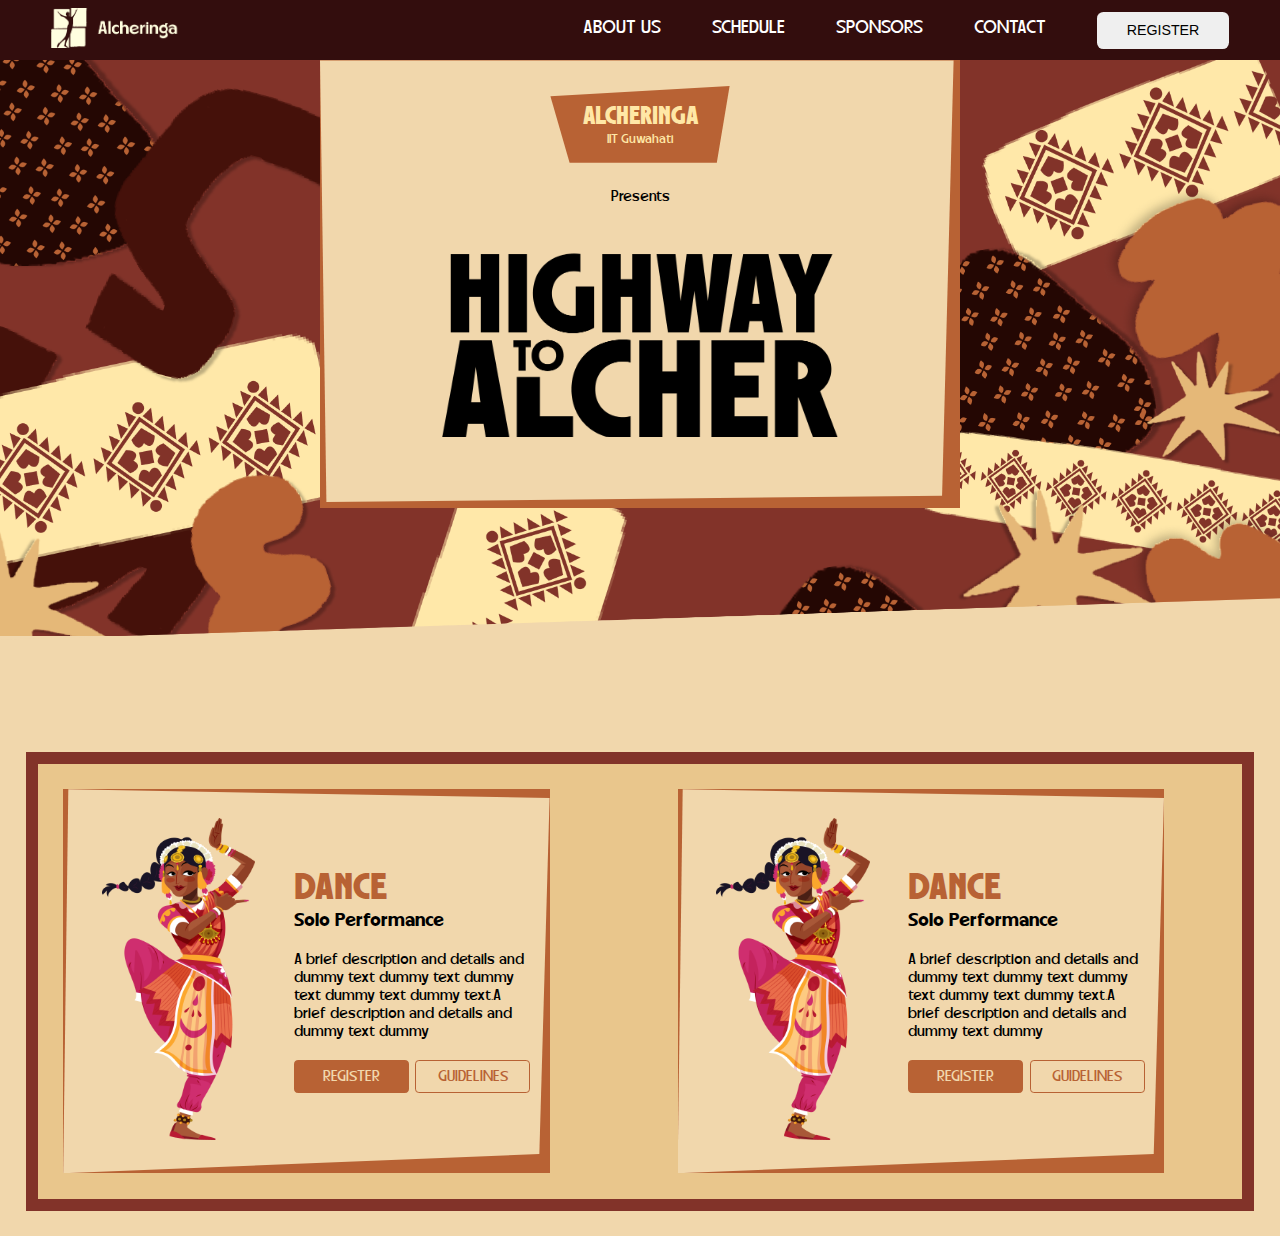
<file: CE-portal/compitition.html>
<!DOCTYPE html>
<html lang="en">
<head>
    <meta charset="UTF-8">
    <meta name="viewport" content="width=device-width, initial-scale=1.0">
    <title>competitions</title>
    <link rel="stylesheet" href="style.css">
</head>
<body>
    <nav>
        <div class="nav-logo">
            <img src="asset/alcher-logo.png" alt="">
        </div>
        <div class="navigators">
            <ul>
                <li class="hideOnMobile">ABOUT US</li>
                <li class="hideOnMobile">SCHEDULE</li>
                <li class="hideOnMobile">SPONSORS</li>
                <li class="hideOnMobile">CONTACT</li>
                <button class="hideOnMobile">REGISTER</button>
                <li class="menuBtn" onclick=showSidebar()><svg xmlns="http://www.w3.org/2000/svg" height="5vw" viewBox="0 -960 960 960" width="5vw" fill="#5f6368"><path d="M120-240v-80h720v80H120Zm0-200v-80h720v80H120Zm0-200v-80h720v80H120Z"/></svg></li>
            </ul>

            <ul class="hamburger">
                <li class="closeBtn" onclick="hideSidebar()"><svg xmlns="http://www.w3.org/2000/svg" height="8vw" viewBox="0 -960 960 960" width="8vw" fill="#5f6368"><path d="m256-200-56-56 224-224-224-224 56-56 224 224 224-224 56 56-224 224 224 224-56 56-224-224-224 224Z"/></svg></li>
                <li>ABOUT US</li>
                <li>SCHEDULE</li>
                <li>SPONSORS</li>
                <li>CONTACT</li>
                <li><button>REGISTER</button></li>
            </ul>
        </div>
    </nav>

    <div class="alcheringa-iitg-header">
        <div class="highway-to-alcher-header">
            <div class="highway-to-alcher-inner">
                <!-- <img src="asset/header-logo.png" alt=""> -->
                <div class="Alcheringa-IITG">
                    ALCHERINGA<p>
                        IIT Guwahati
                    </p>
                </div>

                <div class="presents">
                    Presents
                </div>

                <div class="imgHighway">

                </div>
            </div>
        </div>
    </div>
    <div class="registeration-city">
        <img src="asset/register-bg.png" alt="">
    </div>

    <div class="cartsdiv">

        <div  class="cart">
            <div id="ye-wala" class="about-cart">
                <div class="img-of-women">
                    <img src="asset/women.png" alt="">
                </div>

                <div class="cart-content">
                        <div class="cart-header">
                            Dance
                            <p>Solo Performance</p>
                        </div>

                        <div class="content-of-cart">
                            A brief description and details and dummy text dummy text dummy text dummy text dummy text.A brief description and details and dummy text dummy 
                        </div>

                        <div class="cart-buttons">
                            <button class="cart-register">
                                REGISTER
                            </button>

                            <button class="cart-GUIDELINES">
                                GUIDELINES
                            </button>
                        </div>
                </div>
            </div>
        </div>      
        
        <div  class="cart">
            <div id="ye-wala" class="about-cart">
                <div class="img-of-women">
                    <img src="asset/women.png" alt="">
                </div>

                <div class="cart-content">
                        <div class="cart-header">
                            Dance
                            <p>Solo Performance</p>
                        </div>

                        <div class="content-of-cart">
                            A brief description and details and dummy text dummy text dummy text dummy text dummy text.A brief description and details and dummy text dummy 
                        </div>

                        <div class="cart-buttons">
                            <button class="cart-register">
                                REGISTER
                            </button>

                            <button class="cart-GUIDELINES">
                                GUIDELINES
                            </button>
                        </div>
                </div>
            </div>
        </div>  
    </div>


    <script src="script.js"></script>
</body>
</html>
</file>
<file: CE-portal/style.css>
body {
    overflow-x: hidden;
    max-width: 100vw;
    margin: 0;
    padding: 0;
}

::-webkit-scrollbar {
    width: 0vw;
  }

::-webkit-scrollbar-thumb {
    background: #240703;
    border-radius: 20px;
  }
*{
    padding: 0;
    margin: 0;
}

@font-face {
    font-family: 'Carltine'; 
    src: url('../carltine-font-family/CarltineMedium-MVnzn.ttf');
}
@font-face {
    font-family: 'Carltinethin'; 
    src: url('../carltine-font-family/CarltineRegular-K7z5l.ttf');
}

@font-face {
    font-family: 'Bosten'; 
    src: url('../bosten-font-1724738891-0/bostenregular-l3ljd.otf');
}

@font-face {
    font-family: 'CarltineBold'; 
    src: url('../carltine-font-family/CarltineBold-BWxy8.ttf');
}
nav{
    background-image: url(asset/navbg.png);
    font-family:'Carltine';
    display: flex;
    height: 4.722vw;
    background: rgb(51, 13, 13) ;
    color: white;
    display: flex;
    align-items: center;
    justify-content: space-between;
    padding-right: 4vw;
    padding-left: 4vw;
    z-index: 2;
}
.nav-logo img{
    height: 3.125vw;
    width: 11.252vw;
}

nav ul{
    display: flex;
    gap: 4vw;
}
nav ul li{
    padding-top: .6vw;
    list-style: none;
    font-size: 1.389vw;
}
nav ul li:hover{
    cursor: pointer;
}

nav ul  button{
    border: none;
    width: 10.278vw;
    height: 2.917vw;
    font-size: 1.111vw;
    border-radius: .5vw;
    cursor: pointer;
}

.menuBtn{
    display: none;
}

/* hamburger */
.hamburger{
    padding-bottom: 2vw;
    position: fixed;
    top: 0;
    right: 0;
    width: 100vw;
    min-height:100vh ;
    z-index: 999;
    backdrop-filter: blur(10px);
    box-shadow: -10px 0 10px  rgba(0,0,0,0.1);
    display: none;
    flex-direction: column;
    padding-top: 8vw;
    justify-content: last baseline;
    align-items: center;
}

.hamburger li, .hamburger li button{
    font-size: 5vw;
}


/* header */
.alcheringa-iitg-header{
    height: 45vw;
    background: rgb(81, 20, 20);
    background-image: url(asset/hero.png);
    background-size: cover;
    display: flex;
    justify-content: center;
}

.highway-to-alcher-header
{
    background: #B86234;
    width: 50vw;
    height: 35vw;
    display: flex;
    justify-content: center;
}

.highway-to-alcher-inner{
   
    background: #F1D7AC;
    width: 50vw;
    height: 35vw;
    display: flex;
    flex-direction: column;
    align-items: center;
    position: relative;
    clip-path: polygon(0 0, 49.5vw 0, 48.6vw 34vw, .5vw 34.5vw);
}

.Alcheringa-IITG{
    display: flex;
    flex-direction: column;
    align-items: center;
    justify-content: center;
    margin-top: 2vw;
    height: 6vw;
    width: 14vw;
    background: #B86234;
    clip-path: polygon( 0vw 0.8vw, 14vw 0vw, 13vw 6vw, 1.5vw 6vw);
    font-family: Bosten;
    font-size: 2vw;
    color: #FFE7A6;
}
.Alcheringa-IITG p{
    font-size: 1vw;
    font-family: Carltine;
    font-weight: 400;
}
.presents{
    margin-top:2vw;
    font-size: 1.2vw;
    font-family: Carltine;
}

.imgHighway{
    margin-top:2vw;
    background-image: url(asset/imgHigh.png);
    width: 31vw;
    height: 16vw;
    background-size: cover;
}



.highway-to-alcher-inner img{
    width: 55vw;
}


.highway-to-alcher-inner .alcheringa-logo{
    margin-top:2vw ;
}

/* registeration */
.registeration-city{
    display: flex;
    justify-content: center;
    margin-top: 2vw;
}

.registeration-city img{
    margin-top: -5vw;
    width: 100vw;
    height: 10vw;
    /* background-image: url(asset/register-bg.png); */
    background-size: cover;
    
}

/* para 2 */
body{
    
    background-color: #F1D7AC;
}

.masterdiv{
    width: 100vw;
}



.para-2{
    text-align: center;
    width: 90vw;
    margin-top: -5px;
    display: flex;
    gap: 5vw;
    justify-content: center;
    background-color: #E9C68C;
    border: 1vw solid #823329;
    margin: 2vw;
    padding: 2vw;
}


.about-alcher{
    width: 40vw;
    height: 30vw;
    transform: rotate(-1deg);
    background-image: url("asset/about-alcher-bg.png");
    background-size: cover;
}

.about-alcher-inner{
    margin-left: 1vw;
    margin-top: 1.6vw;
    width: 38vw;
    height: 28vw;
    transform: rotate(1.13deg);
    background-image: url(asset/highway-bg.png);
    display: flex;
    flex-direction:column;
    justify-content: center;
    align-items: center;
    gap: 3vw;
}

.about-alcher-inner h2{
    color: #B86234;
    font-family: 'Bosten';
    font-weight: 400;
    font-size: 2.333vw;
}
.about-alcher-inner p{
    width: 33vw;
    text-align: center;
    color: #330307;
    font-family: 'Carltinethin';
    font-weight: 400;
    font-size: 1.189vw;
}
.festflow-header h2{
    font-family: 'Bosten';
}


/* city and grid info */

.city-and-event-info{
    margin-top: -5px;
    width: 94vw; 
    background-color: #E9C68C;
    border: 1vw solid #823329;
    margin: 2vw;
}

.festflow-dropdown{
    position: relative;
    padding-top: 7vw;
    padding-left: 7vw;
    display: flex;
    justify-content: space-between;
    align-items: center;
}

.festflow-header{
    font-family:' Bosten';
    font-size: 2vw;
    color: #330307;
    font-weight: 800;
}
.festflow-header p{
    font-size: 1.4vw;
    font-family: 'Carltine';
    color: #330307;
    font-weight: 200;
}

.drop-icon{
    position: absolute;
    right: 4.5vw;
    top: 8.3vw;
    z-index: 3;
    cursor: pointer;
   /* transform: rotate(180deg); */
}
.dropdown-city {
    z-index: 2;
    font-family: Bosten;
    color: #FFE7A6;
    font-size: 2.5vw;
    width: 15vw;
    height: 5vw;
    margin-right: 2vw;
    position: relative;
    background: #B86234;
    border-radius: 1vw 1vw 1vw 1vw;
}

.dropdown-header {
    height: 4vw;
    line-height: 4vw;
    display: flex;
    cursor: pointer;
    justify-content: center;
    padding-right: 1vw;
    /* padding-left: 1vw; */
}

.dropdown-icon{
    height: 10vw;
    width: 10vw;
    background: #000;
}

.dropdown-list {
    background: #B86234;
    list-style-type: none;
    display: none; 
    width: 15vw;
    border-radius: 0vw 0vw 1vw 1vw;
}
.dropdown-list li {
    display: flex;
    justify-content: center;
    font-size: 2.5vw;
    width: 15vw;
    height: 5vw;
    line-height: 5vw;
    margin-right: 2vw;
    text-align: left;
    cursor: pointer;
}

/* grid */
.grid {
    margin-top: 3vw;
    display: grid;
    grid-template-columns:repeat(4, 24.2vw);
    
}

.grid div {

    padding: 1vw;
    font-size: 1.6vw;
    text-align: left;
}

/* second page */

.cartsdiv{
    display: flex;
    overflow-y:scroll ;
    gap: 10vw;
    background: #E9C68C;
    margin-top: -1vw;
    margin: 2vw;
    padding: 2vw;
    border: 1vw solid #823329;   
}

.cart{
    width: 38vw;
    height: 30vw;
    background: #B86234;
    background-size: cover;
}


.about-cart{
    width: 40vw;
    height: 30vw;
    clip-path: polygon(1% 0, 95% 2.3%, 93% 95%, 0 100%) ;
    background: #F1D7AC;
    display: flex;
    justify-content: center;
    align-items: center;
    /* gap: 3vw; */
}

.img-of-women{
    width: 40%;
}

.img-of-women img{
    margin-left: 1vw;
    width: 12vw;
}

.cart-content{
    width: 50%;
    height: 60%; 
}

.cart-header{
    font-family: Bosten;
    color: #B86234;
    font-size: 3vw;
}

.cart-header p{
    font-size: 1.5vw;
    color: black;
    font-family: CarltineBold;
}

.content-of-cart{
    margin-top: 1.5vw;
    width: 90%;
    font-size: 1.2vw;
    color: black;
    font-family: Carltine;
}

.cart-buttons{
    margin-top: 1.5vw;
    display: flex;
    gap: .5vw;
}

.cart-register{
    font-size: 1.2vw;
    font-family: Carltine;
    background-color: #B86234;
    border:none;
    padding: .5vw;
    width: 45%;
    border-radius: .3vw;
    color: #F1D7AC;
    border: .1vw solid #B86234;
}

.cart-GUIDELINES{
    font-size: 1.2vw;
    font-family: Carltine;
    background-color: #F1D7AC;
    border:none;
    padding: .5vw;
    width: 45%;
    border-radius: .3vw;
    color: #B86234;
    border: .1vw solid #B86234;
}

.disc-para-2{
    font-family: 'Carltinethin';
}

/* from sponsor to footer page css */

.sponsor{
    width: 100%;
    height: 25vw;
    background: #E9C68C;


}
.sponsor::before{
 position: absolute;
    background: url(asset/ce\ texture.png) center no-repeat ;
    content: '';
    height: 25vw;
    width:  100%;
    mix-blend-mode: overlay;
    opacity: 50%;
    z-index: 1;

}
.sponsor .sponsor-top{
    width: 100%;
    height: 5vw;
    background: #823329;
    

    
}
.sponsor .sponsor-top h1{
    font-family: 'Bosten';
    font-size: 3vw;
    color: #E9C68C;
    top: 1vw;
    left: 10%;
    z-index: 30;
    position: relative;
    font-weight: 100;
    width: 30vw;
}

.sponsor .sponsor-images{
    width: 100%;
    height: 15vw;


}
.sponsor .sponsor-bottom{
    width: 100%;
    height: 5vw;
    background: #823329;

    
}



.aftermovie{
    width: 100%;
    height: 70vw;
    position: relative;
}
.aftermovie::before{
    position: absolute;
    width: 100%;
    height: 70vw;
    background: url(asset/ce\ texture.png) center no-repeat ;
    content: '';
  
    mix-blend-mode: overlay;
    opacity: 50%;
    z-index: 1;

}
.aftermovie iframe{
    position: absolute;
    top: 45%;
    left: 50%;
    transform: translate(-50%,-70%);
    /* scale: 1.4;
     */
     width: 60vw;
     height: 30vw;
    z-index: 20;
}


@font-face {
    font-family: myfont;
    src: url(asset/CarltineLight-rgjVL.ttf);
}
@font-face {
    font-family: myfont2;
    src: url(asset/CarltineRegular-K7z5l.ttf);
}


.aftermovie .bottom{
    position: absolute;
    bottom: 4vw;
    height: 20vw;
    width: 100%;
    background-color: #240703;
    z-index: 30;
    display: flex;
    font-family: myfont;
    /* font-family: 'Courier New', Courier, monospace; */
    font-weight: 100;
}
.aftermovie .bottom::before{
    /* bottom: 4vw; */
    height: 20vw;
    width: 100%;
    position: absolute;
    background: url(asset/ce\ texture.png) center no-repeat ;
    content: '';
    mix-blend-mode: overlay;
    opacity: 50%;
    z-index: 0;
}
.aftermovie .bottom .foo-left{
    height: 100%;
    width: 35%;
    position: relative;
    /* background-color: red; */
}





.aftermovie .bottom .foo-left ul li{
    font-family: myfont;
    margin: 1vw;
    list-style: none;
    font-weight: 100;
    font-size: 1.2vw;
    position: relative;
    z-index: 99;
    /* line-height: 22px; */
    color: #D9D9D9;
}

.aftermovie .bottom .foo-left ul a{
    text-decoration: none;
}

.aftermovie .bottom .foo-left ul {
    position: absolute;
    right: 10vw;
    top: 10vw;
}





.aftermovie .bottom .foo-middle{
    height: 100%;
    width: 30%;
    /* background-color: rgb(21, 10, 10); */
    position: relative;
   
}
#alcherimg{
    align-items: center;
    width: 8vw;
    position: absolute; 
    left: 50%;
    top: 50%;
    transform: translate(-50%,-80%);
   
}


.aftermovie .bottom .foo-middle h2{
    color: #FFFEDF;
    font-family: 'Bosten';
    font-weight: 100;
    font-size: 2vw;
    position: absolute;
    top: 13vw;
    left: 50%;
    transform: translateX(-50%);
   

}
.aftermovie .bottom .foo-middle  ul{
    position: absolute;
    bottom: 1vw;
    left: 50%;
    transform: translateX(-50%);
    color: white;
    /* background-color: red; */
    display: flex;
}


.aftermovie .bottom .foo-middle  ul a {
    padding: 0.05vw;
    scale: 0.7;
   
   
}
.aftermovie .bottom .foo-middle  ul a img{
    height: 2vw;
}



.aftermovie .bottom .foo-right{
    height: 100%;
    width: 35%;
    /* background-color: rgb(102, 102, 102); */
    font-family: 'Carltine';

}
.aftermovie .bottom .foo-right .contact h2{
    font-size: 1.5vw;
    color: #FF8906;
    position: absolute;
    top: 12vw;
    margin-left: 3vw;
    font-weight: 100;
    /* font-family: myfont2; */
}
.aftermovie .bottom .foo-right .head-names{
    font-size: 1vw;
    font-weight: 100;
    position: absolute;
    top: 14vw;
    margin-left: 2vw;
    font-family: myfont;
    display: flex;

}
.aftermovie .bottom .foo-right .head-names .head{
    margin: 0.3vw 1vw;
    color: #D9D9D9;
}
.aftermovie .bottom .foo-right .head-names .head p:nth-child(1){
    font-family: myfont2;
}
.aftermovie .bottom .foo-right .head-names .head p:nth-child(2){
    color: #D9D9D980;
}
.aftermovie .bottom .foo-right .head-names .head p:nth-child(3){
    color: #C3BEBB;
}


#aftermovie-text{
    font-family: 'Bosten';
    font-weight: 100;
    font-size: 2vw;
    color: #330307;
    position: absolute;
    top: 5vw;
    left: 8vw;
}

.mobile-only{
    display: none;
}


/* 430 375 */


@media screen and (max-width:500px){

.desktop-only{
    display: none;
}
    
.mobile-only{
    display: block;
}

.aftermovie{
    width: 100%;
    height: 170vw;
    position: relative;
}
/* .aftermovie::before{
    position: absolute;
    width: 100%;
    height: 170vw;
    background: url(asset/ce\ texture.png) center no-repeat ;
    content: '';
  
    mix-blend-mode: overlay;
    opacity: 50%;
    z-index: 1;

} */

.aftermovie::before{
    position: absolute;
    width: 100%;
    height: 90vw;
    background: url(asset/ce\ texture.png) center no-repeat ;
    content: '';
  
    mix-blend-mode: overlay;
    opacity: 50%;
    z-index: 1;

}
#aftermovie-text{
    font-family: 'Bosten';
    font-weight: 100;
    font-size: 6vw;
    color: #330307;
    position: absolute;
    top: 5vw;
    left: 8vw;
}
.aftermovie iframe{
    position: absolute;
    top: 35%;
    left: 50%;
    transform: translate(-50%,-70%);
    /* scale: 1.4;
     */
     width: 90vw;
     height: 60vw;
    z-index: 20;
}
.aftermovie .bottom{
    position: absolute;
    height: 80vw;
    bottom: 0;
    width: 100%;
    background-color: #240703;
    z-index: 0;
    display: flex;
    flex-direction: column;
}
.aftermovie .bottom::before{
    height: 80vw;
}

.aftermovie .bottom .foo-top{
    width: 100%;
    height: 50%;
    margin-top: -2.5vw;
    /* background-color: red; */
    display: flex;
    color: #D9D9D9;
    justify-content: space-around;
    font-family: myfont2;

}
.aftermovie .foo-top-left{
    padding-top: 10vw;
    list-style: none ;
}

.aftermovie .foo-top-left ul li{
    list-style: none ;
    padding: 2vw 0vw;
    position: relative;
    z-index: 99;
    text-decoration: none;
    font-weight: 100;
}
.aftermovie .foo-top-left ul a{
    text-decoration: none;
    color: #D9D9D9;

}
.aftermovie .foo-top-right{
    position: relative;
    z-index: 99;
    padding-top: 8vw;
    list-style: none ;
    margin-left: -5vw;
    text-align: left;
}
.aftermovie .foo-top-right .head{
    padding: 2vw 0vw;
    text-align: right;

}
.aftermovie .foo-top-right .head p{
    padding: 0.4vw;
    text-align: right;

}
.aftermovie .foo-top-right .head p:nth-child(1){
    font-size: 3.6vw;
    font-family: 'Carltine';

}
.aftermovie .foo-top-right .head p:nth-child(2){
    /* padding-left: 13vw; */
    font-size: 2.9vw;
    font-family: myfont;
}
.aftermovie .foo-top-right .head p:nth-child(3){
    font-size: 2.9vw;
    font-family: myfont;
    /* padding-left: 4vw; */
    display: flex;

}
.aftermovie .foo-top-right .head i{
    padding-right: 2vw;
    color: #D9D9D9;
}

.aftermovie .bottom .foo-bottom  ul{
    position: absolute;
    left: 27vw;
    padding-top: 5vw;
    color: white;
}
.aftermovie .bottom .foo-bottom  ul a img{
    width: 6vw;
    z-index: 100;
    position: relative;
    padding: 0 1vw;
}
/* .aftermovie .bottom .foo-bottom  ul a img:nth-child(3){
    color: red;
} */


#fb{
    width: 3vw;
}
#yt{
    /* padding-bottom: 0.3vw; */
    width: 7vw;
}
#phone{
    padding-right: 1vw;
    /* padding-bottom: 0.5vw; */
}
.para{
    text-align: right;
    position: relative;
    left: 0vw;
}
.para2{
    text-align: right;
    position: relative;
    left: 1vw;
}
.head i{
    color: white;
    width: 2vw;
    display: block;
}
#mobile-alcher{
    z-index: 40;
    position: absolute;
    left: 15vw;
    scale: 0.8;
    bottom: 7vw;
}



}



@media screen and (max-width: 480px) {
    body {
        /* responsive nav */
        .hideOnMobile{
            display: none;
        }

        .menuBtn{
            display: block;
            margin-bottom: 1vw;
            cursor: pointer;
        }
        .closeBtn{
            cursor: pointer;
        }

        .hamburger li button{
            width: fit-content;
            height: fit-content;
            padding:2vw;
            border-radius:1.5vw ;
        }
        /* para */
        .para-2{
            flex-direction: column;
            align-items: center;
        }
        .about-alcher{
            width: 80vw;
            height: 70vw;
        }
        .about-alcher-inner{
            width: 78vw;
            height: 68vw;
        }

        .about-alcher-inner h2{
            font-size: 6vw;
        }
        .about-alcher-inner p{
            font-size: 3vw;
            width: 70vw;   
        }

        .festflow-header{
            font-size: 4vw;
        }
        .festflow-header p{
            font-size: 3vw;
        }

        .grid {
            margin-top: 3vw;
            margin-bottom: 2vw;
            left: 3vw;
            display: grid;
            grid-template-columns:repeat(2,48vw);
            text-align: center;
        }
        
        .grid div {
            padding: 1vw;
            font-size: 2.6vw;
            text-align: left;
        }

        /* second page */
        .cartsdiv{
            display: flex;
            flex-direction: column;
            align-items: center; 
            gap: 2.5vw; 
        }
        .cart{
            margin-top: 2vw;
            width: 80vw;
            height:50vw ;
        }

        .about-cart{
            width: 80vw;
            height:50vw ;
            /* background: #000; */
            clip-path: polygon(2% 0, 100% 3.3%, 96% 95%, 0 100%) ;
        }

        .img-of-women img{
            margin-left: 1vw;
            width: 20vw;
        }

        .cart-content{
            width: 50%;
            height: 70%; 
        }
        
        .cart-header{
            font-size: 6vw;
        }
        
        .cart-header p{
            font-size: 3vw;
        }
        
        .content-of-cart{
            margin-top: 2.4vw;
            width: 90%;
            font-size: 2.4vw;
        }
        
        .cart-buttons{
            margin-top: 2.4vw;
            display: flex;
            gap: .5vw;
        }
        
        .cart-register{
            font-size: 2.4vw;
            padding: .5vw;
            width: 45%;
            border-radius: .3vw;
            border: .1vw solid #B86234;
        }
        
        .cart-GUIDELINES{
            font-size: 2.4vw;
            padding: .5vw;
            width: 45%;
            border-radius: .3vw;
            border: .1vw solid #B86234;
        }
    }
}
</file>
